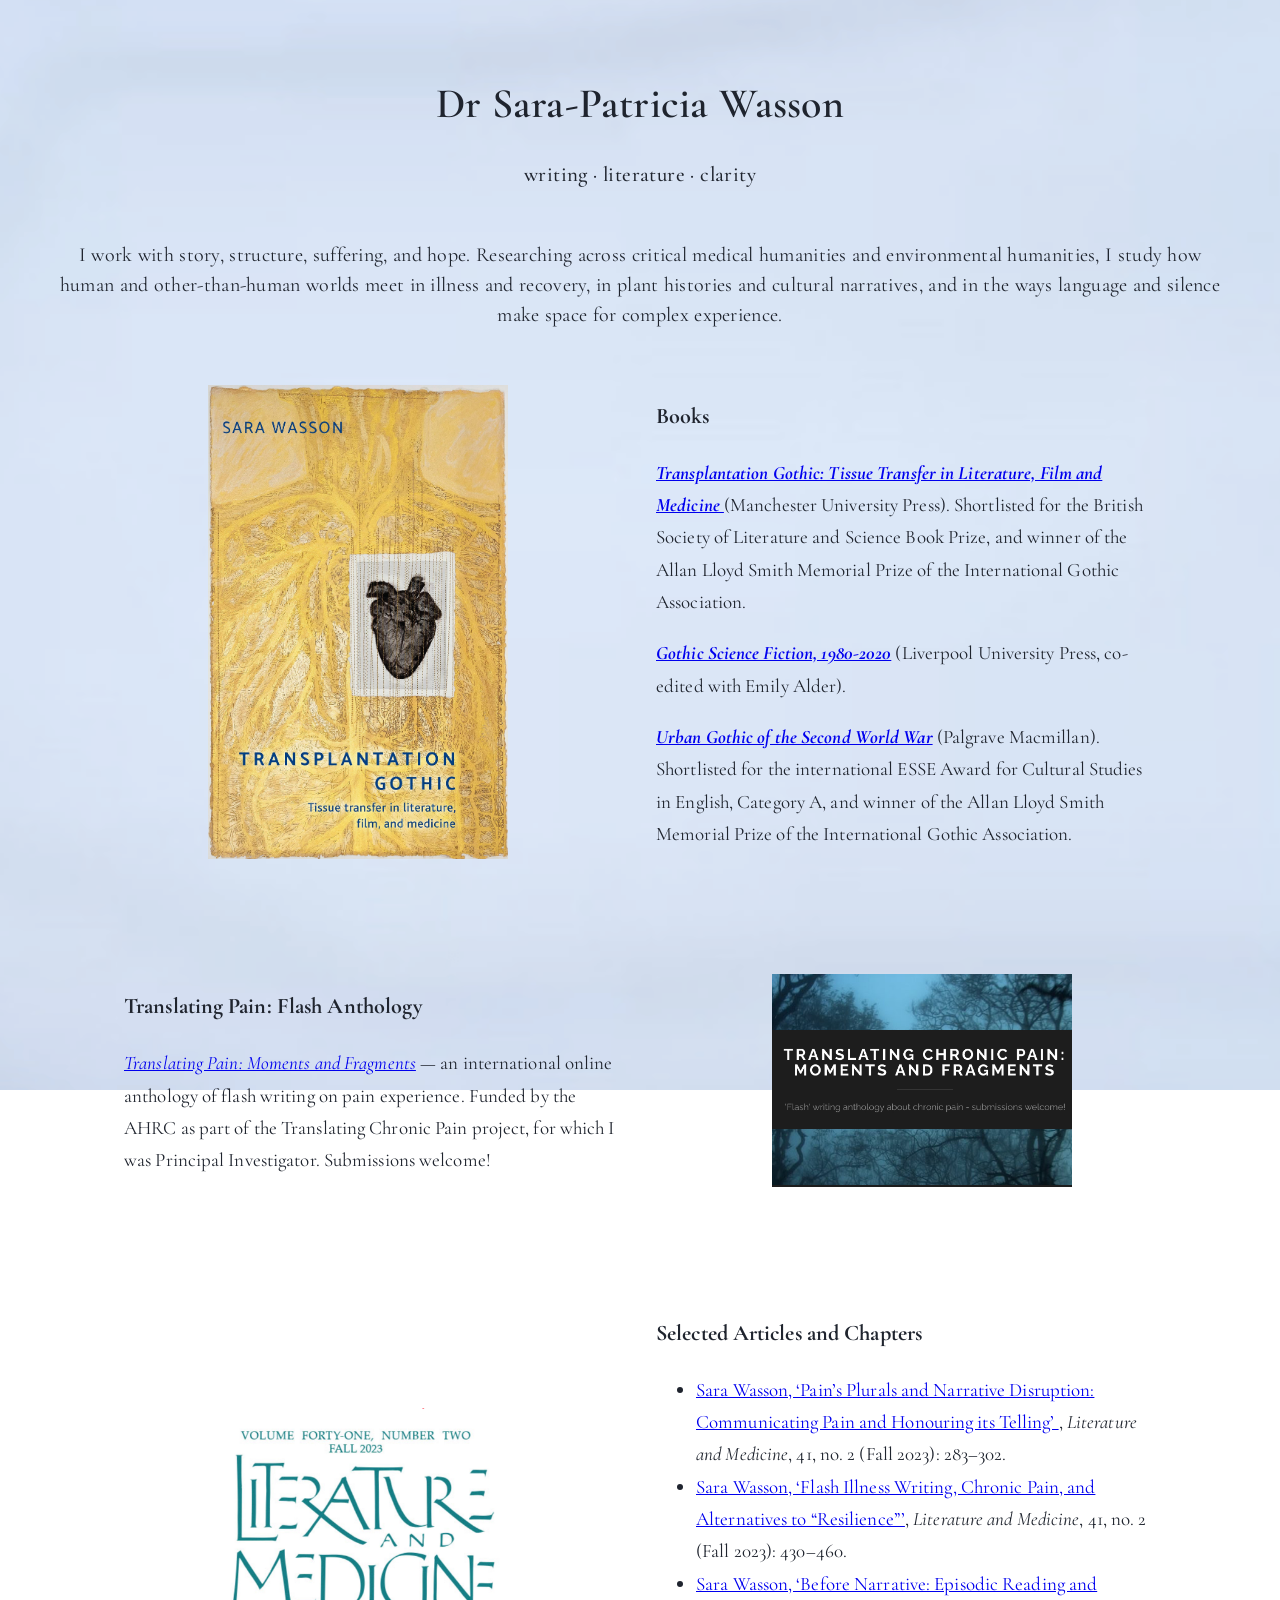
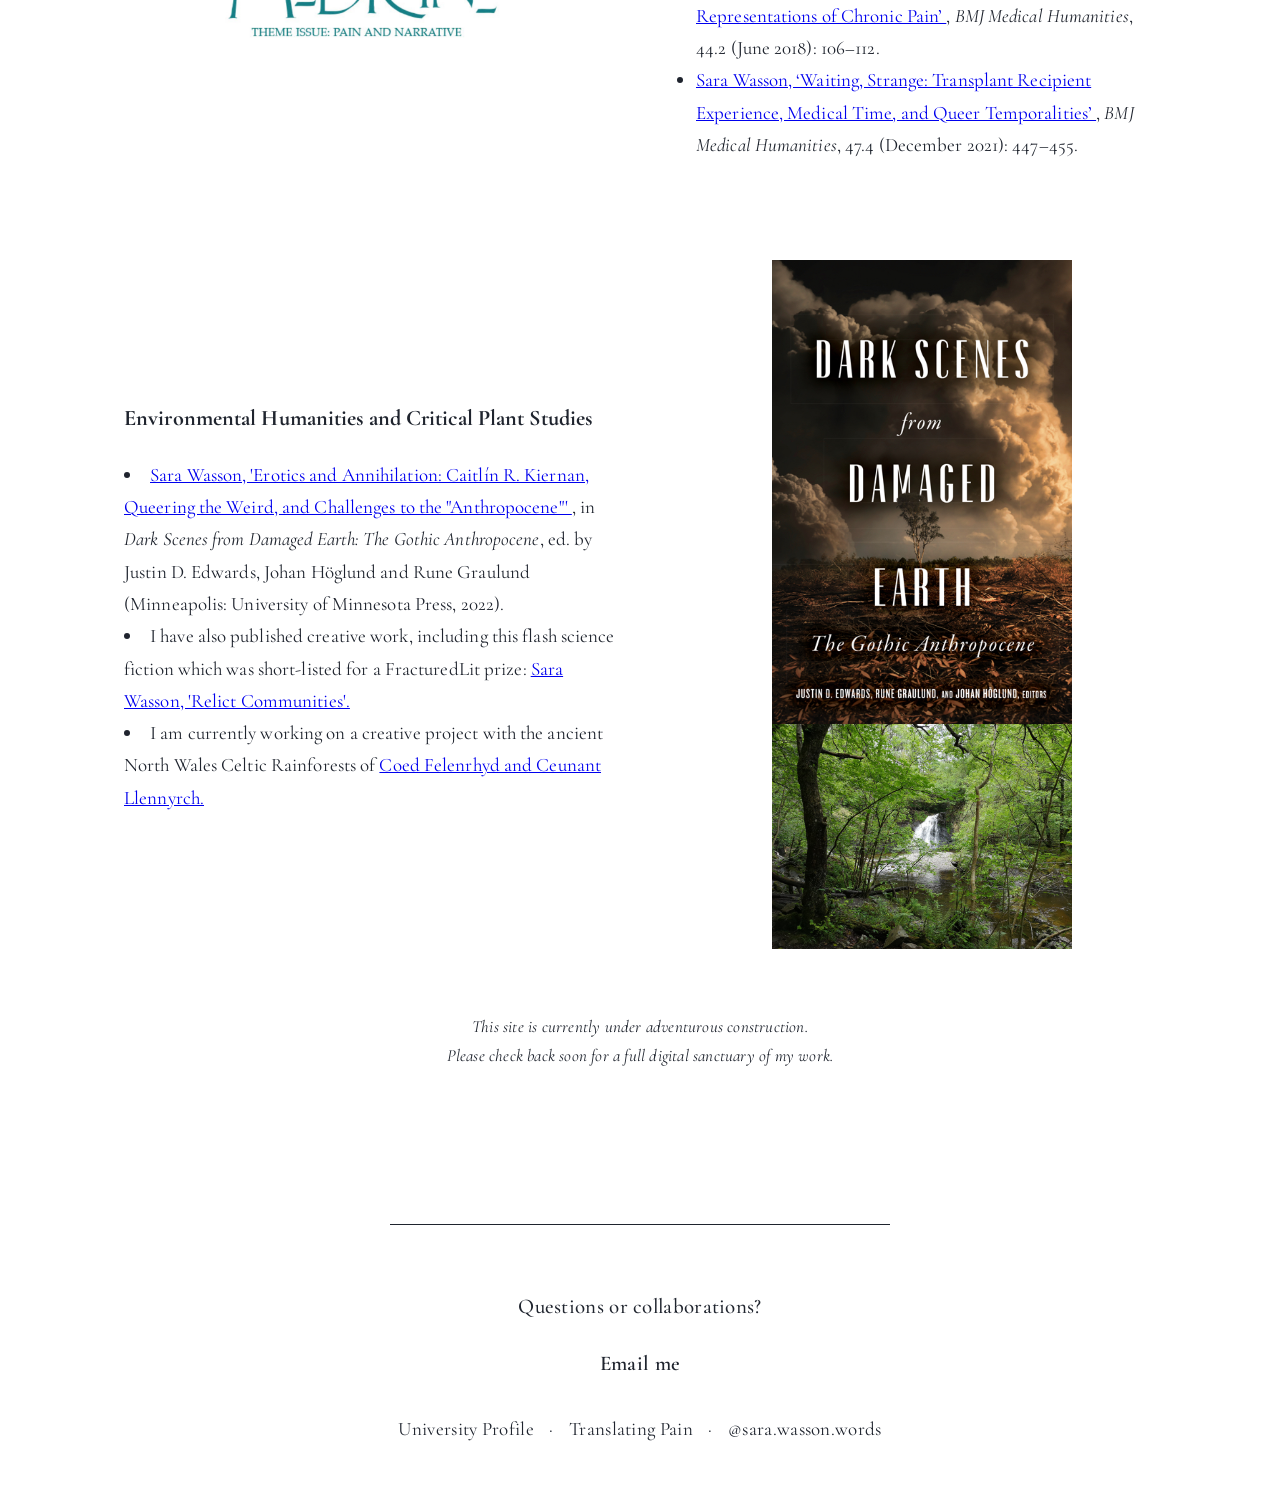
<file: index.html>
<!DOCTYPE html>
<html lang="en">
<head>
  <meta charset="UTF-8" />
  <meta name="viewport" content="width=device-width, initial-scale=1.0" />
  <title>Dr Sara-Patricia Wasson</title>
  <link rel="stylesheet" href="style.css" />
  <link rel="preconnect" href="https://fonts.googleapis.com">
  <link rel="preconnect" href="https://fonts.gstatic.com" crossorigin>
  <link href="https://fonts.googleapis.com/css2?family=Cormorant+Garamond:wght@300;400;500;600&display=swap" rel="stylesheet">
</head>

<body>
  <header>
    <h1>Dr Sara-Patricia Wasson</h1>
    <h2>writing · literature · clarity</h2>
  </header>

  <main>
    <section class="intro">
      <p>I work with story, structure, suffering, and hope. Researching across critical medical humanities and environmental humanities, I study how human and other-than-human worlds meet in illness and recovery, in plant histories and cultural narratives, and in the ways language and silence make space for complex experience.</p>
    </section>

    <!-- Block 1: Books -->
    <section class="content-block">
      <div class="image"><img src="books.jpg" alt="Transplantation Gothic cover"></div>
      <div class="text">
        <h3>Books</h3>
        <p>
          <strong><em><a href="https://manchesteruniversitypress.co.uk/9781526132864/">Transplantation Gothic: Tissue Transfer in Literature, Film and Medicine </a></em></strong> (Manchester University Press). Shortlisted for the British Society of Literature and Science Book Prize, and winner of the Allan Lloyd Smith Memorial Prize of the International Gothic Association.  
          <p>
          <strong><em><a href="https://amzn.eu/d/3a1Q25Y">Gothic Science Fiction, 1980-2020</a></em></strong> (Liverpool University Press, co-edited with Emily Alder).  
          <p>
          <strong><em> <a href="https://amzn.eu/d/dezen4T"> Urban Gothic of the Second World War</em></strong></a> (Palgrave Macmillan). Shortlisted for the international ESSE Award for Cultural Studies in English, Category A, and winner of the Allan Lloyd Smith Memorial Prize of the International Gothic Association.  
        </p>
      </div>
    </section>

    <!-- Block 2: Translating Pain -->
    <section class="content-block">
      <div class="text">
        <h3>Translating Pain: Flash Anthology</h3>
        <p>
          <a href="http://wp.lancs.ac.uk/translatingpain/anthology/" target="_blank"><em>Translating Pain: Moments and Fragments</em></a> — an international online anthology of flash writing on pain experience. Funded by the AHRC as part of the Translating Chronic Pain project, for which I was Principal Investigator. Submissions welcome!
        </p>
      </div>
      <div class="image"><img src="anthology.jpg" alt="Translating Pain anthology"></div>
    </section>

    <!-- Block 3: Selected Articles and Chapters -->
    <section class="content-block">
      <div class="image"><img src="journal.jpg" alt="Literature and Medicine journal"></div>
      <div class="text">
        <h3>Selected Articles and Chapters</h3>

<ul>
  <li>
    <a href="https://doi.org/10.1353/lm.2023.a921562" target="_blank">
      Sara Wasson, ‘Pain’s Plurals and Narrative Disruption: Communicating Pain and Honouring its Telling’ </a>, <em>Literature and Medicine</em>, 41, no. 2 (Fall 2023): 283–302.
  </li>

  <li>
    <a href="https://doi.org/10.1353/lm.2023.a921571" target="_blank">Sara Wasson, ‘Flash Illness Writing, Chronic Pain, and Alternatives to “Resilience”’</a>, <em>Literature and Medicine</em>, 41, no. 2 (Fall 2023): 430–460.
  </li>

  <li>
    <a href="https://mh.bmj.com/content/44/2/106" target="_blank">
      Sara Wasson, ‘Before Narrative: Episodic Reading and Representations of Chronic Pain’
    </a>, <em>BMJ Medical Humanities</em>, 44.2 (June 2018): 106–112.
  </li>

  <li>
    <a href="https://mh.bmj.com/content/47/4/447.info" target="_blank">
      Sara Wasson, ‘Waiting, Strange: Transplant Recipient Experience, Medical Time, and Queer Temporalities’
    </a>, <em>BMJ Medical Humanities</em>, 47.4 (December 2021): 447–455.
  </li>
</ul>
      </div>
    </section>

        <!-- Block 4: Environmental Humanities and Critical Plant Studies -->
    <section class="content-block">
      <div class="text">
        <h3>Environmental Humanities and Critical Plant Studies</h3>
        <p>
       <li>
    <a href="https://manifold.umn.edu/read/dark-scenes-from-damaged-earth/section/d7d69a55-9e9e-4dc2-92c6-7b71e1f78a43#ch15" target="_blank">
      Sara Wasson, 'Erotics and Annihilation: Caitlín R. Kiernan, Queering the Weird, and Challenges to the "Anthropocene"'
    </a>, in <em>Dark Scenes from Damaged Earth: The Gothic Anthropocene</em>, ed. by Justin D. Edwards, Johan Höglund and Rune Graulund (Minneapolis: University of Minnesota Press, 2022).
  </li>
     <li>I have also published creative work, including this flash science fiction which was short-listed for a FracturedLit prize: <a href="https://fracturedlit.com/relict-communities/">Sara Wasson, 'Relict Communities'.</a></li>
<li>I am currently working on a creative project with the ancient North Wales Celtic Rainforests of <a href="https://www.instagram.com/reel/CkzJE1JqkxK/?igsh=NTZjN2tuZTRjdHRz">Coed Felenrhyd and Ceunant Llennyrch.</a></li>
</ul>
        </p>
      </div>
      <div class="image"><img src="DarkScenes.jpg" alt="Book cover of Dark Scenes from Damaged Earth: The Gothic Anthropocene"><img src="CeunantLlennyrch.jpg" alt=Green forest around a rocky waterfall">
</div>
    </section>



    <!-- Coming Soon -->
    <section class="coming-soon">
      <p>This site is currently under adventurous construction. <br>Please check back soon for a full digital sanctuary of my work.</p>
    </section>
  </main>

<footer>
  <hr class="footer-divider">

<div class="email-callout">

  <p>Questions or collaborations?</p>
  <p><a href="#" id="email-link">Email me</a></p>
</div>
  </p>

  <p class="footer-links">
    <a href="https://www.lancaster.ac.uk/arts/people/sara-wasson" target="_blank">University Profile</a> ·
    <a href="http://wp.lancs.ac.uk/translatingpain/anthology/" target="_blank">Translating Pain</a> ·
    <a href="https://www.instagram.com/sara.wasson.words/" target="_blank">@sara.wasson.words</a>
  </p>
</footer>

<script>
  document.getElementById('email-link').addEventListener('click', function() {
    const user = 'sarawasson';
    const domain = 'outlook.com';
    window.location.href = 'mailto:' + user + '@' + domain;
  });
</script>

</body>
</html>
</file>
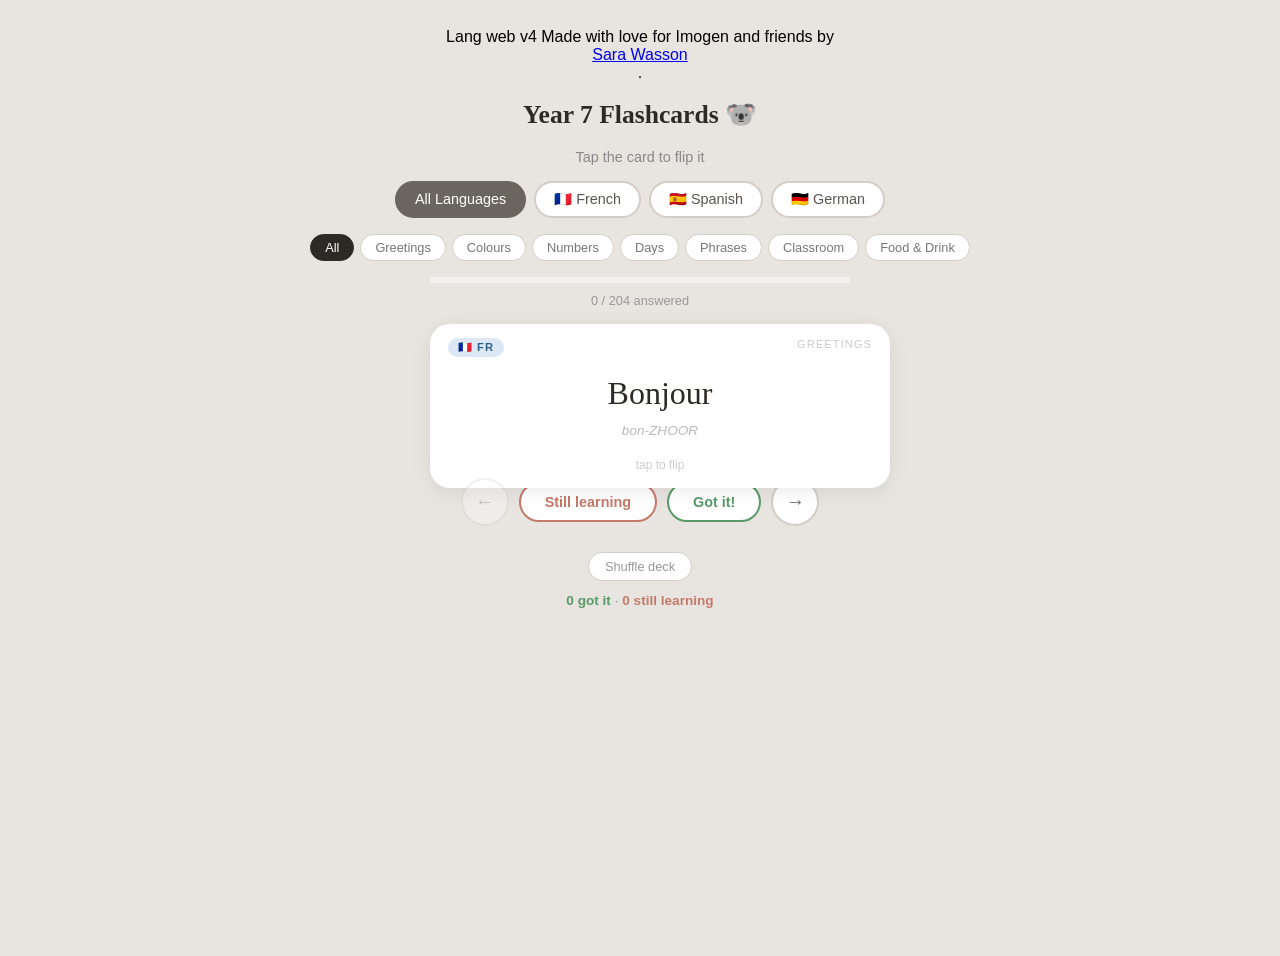
<file: languages.html>
Lang web v4
Made with love for Imogen and friends by <A HREF="https://www.sarawasson.com">Sara Wasson</a>.


<!DOCTYPE html>

<html lang="en">
<head>
<meta charset="UTF-8">
<meta name="viewport" content="width=device-width, initial-scale=1.0">
<title>Year 7 Language Flashcards</title>
<style>
  @import url('https://fonts.googleapis.com/css2?family=DM+Sans:wght@400;500;700&family=DM+Serif+Display&display=swap');

- { margin: 0; padding: 0; box-sizing: border-box; }

body {
font-family: ‘DM Sans’, sans-serif;
min-height: 100vh;
display: flex;
flex-direction: column;
align-items: center;
transition: background 0.4s;
padding: 20px;
}

body.lang-fr { background: #dce8f5; }
body.lang-es { background: #f5edce; }
body.lang-de { background: #f5ddd8; }
body.lang-all { background: #e8e4e0; }

h1 {
font-family: ‘DM Serif Display’, serif;
font-size: 1.6rem;
margin-bottom: 4px;
color: #2d2a26;
text-align: center;
}

.subtitle { color: #888; font-size: 0.9rem; margin-bottom: 16px; text-align: center; }

/* Controls */
.controls {
display: flex;
gap: 8px;
margin-bottom: 16px;
flex-wrap: wrap;
justify-content: center;
}

.btn {
padding: 8px 18px;
border: 2px solid #d4cdc7;
border-radius: 24px;
background: white;
cursor: pointer;
font-family: ‘DM Sans’, sans-serif;
font-weight: 500;
font-size: 0.9rem;
transition: all 0.2s;
color: #5a5550;
}
.btn:hover { border-color: #999; }
.btn.active-fr { background: #2c5f8a; color: white; border-color: #2c5f8a; }
.btn.active-es { background: #b84c3c; color: white; border-color: #b84c3c; }
.btn.active-de { background: #c49a2a; color: white; border-color: #c49a2a; }
.btn.active-all { background: #6b6560; color: white; border-color: #6b6560; }

.category-controls {
display: flex;
gap: 6px;
margin-bottom: 16px;
flex-wrap: wrap;
justify-content: center;
}

.cat-btn {
padding: 5px 14px;
border: 1.5px solid #d4cdc7;
border-radius: 16px;
background: white;
cursor: pointer;
font-family: ‘DM Sans’, sans-serif;
font-size: 0.8rem;
color: #777;
transition: all 0.2s;
}
.cat-btn:hover { border-color: #999; }
.cat-btn.active { background: #2d2a26; color: white; border-color: #2d2a26; }

/* Progress */
.progress-bar {
width: 100%;
max-width: 420px;
height: 6px;
background: rgba(255,255,255,0.5);
border-radius: 3px;
margin-bottom: 10px;
overflow: hidden;
}
.progress-fill {
height: 100%;
border-radius: 3px;
transition: width 0.3s;
background: #2d2a26;
}

.progress-text {
font-size: 0.8rem;
color: #999;
margin-bottom: 16px;
text-align: center;
}

/* Card */
.card-container {
perspective: 1000px;
width: 100%;
max-width: 420px;
height: 140px;
margin-bottom: 14px;
cursor: pointer;
}

.card-inner {
position: relative;
width: 100%;
height: 100%;
transition: transform 0.5s;
transform-style: preserve-3d;
}

.card-inner.flipped { transform: rotateY(180deg); }

.card-front, .card-back {
position: absolute;
width: 100%;
height: 100%;
backface-visibility: hidden;
border-radius: 20px;
display: flex;
flex-direction: column;
align-items: center;
justify-content: center;
padding: 12px 20px;
box-shadow: 0 4px 20px rgba(0,0,0,0.08);
}

.card-front {
background: white;
}

.card-back {
background: #fafafa;
transform: rotateY(180deg);
}

.card-lang-label {
position: absolute;
top: 14px;
left: 18px;
font-size: 0.7rem;
font-weight: 700;
text-transform: uppercase;
letter-spacing: 1px;
padding: 3px 10px;
border-radius: 10px;
}

.label-fr { background: #dce8f5; color: #2c5f8a; }
.label-es { background: #f5edce; color: #b84c3c; }
.label-de { background: #f5ddd8; color: #8a3a2e; }

.card-category {
position: absolute;
top: 14px;
right: 18px;
font-size: 0.7rem;
color: #ccc;
text-transform: uppercase;
letter-spacing: 1px;
}

.card-word {
font-family: ‘DM Serif Display’, serif;
font-size: 2rem;
text-align: center;
color: #2d2a26;
line-height: 1.3;
}

.card-pronunciation {
font-size: 0.85rem;
color: #bbb;
font-style: italic;
margin-top: 8px;
text-align: center;
}

.card-hint {
position: absolute;
bottom: 16px;
font-size: 0.75rem;
color: #ccc;
}

/* Navigation */
.nav-row {
display: flex;
gap: 10px;
align-items: center;
margin-bottom: 16px;
}

.nav-btn {
width: 48px;
height: 48px;
border-radius: 50%;
border: 2px solid #d4cdc7;
background: white;
cursor: pointer;
font-size: 1.2rem;
display: flex;
align-items: center;
justify-content: center;
transition: all 0.2s;
color: #666;
}
.nav-btn:hover { border-color: #999; background: #f5f5f5; }
.nav-btn:disabled { opacity: 0.3; cursor: default; }

.know-btns {
display: flex;
gap: 10px;
justify-content: center;
}

.know-btn {
padding: 10px 24px;
border-radius: 24px;
border: 2px solid;
font-family: ‘DM Sans’, sans-serif;
font-weight: 600;
font-size: 0.9rem;
cursor: pointer;
transition: all 0.2s;
}

.know-btn.yes {
border-color: #5a9a6a;
color: #5a9a6a;
background: white;
}
.know-btn.yes:hover { background: #5a9a6a; color: white; }

.know-btn.no {
border-color: #c47a6a;
color: #c47a6a;
background: white;
}
.know-btn.no:hover { background: #c47a6a; color: white; }

.shuffle-btn {
margin-top: 10px;
padding: 6px 16px;
border: 1.5px solid #d4cdc7;
border-radius: 16px;
background: white;
cursor: pointer;
font-family: ‘DM Sans’, sans-serif;
font-size: 0.8rem;
color: #999;
transition: all 0.2s;
}
.shuffle-btn:hover { border-color: #999; }

.score-summary {
text-align: center;
margin-top: 12px;
font-size: 0.85rem;
color: #999;
}

.score-summary span { font-weight: 700; }
.score-green { color: #5a9a6a; }
.score-red { color: #c47a6a; }

.done-msg {
text-align: center;
padding: 40px;
}
.done-msg h2 {
font-family: ‘DM Serif Display’, serif;
font-size: 1.5rem;
margin-bottom: 8px;
color: #2d2a26;
}
.done-msg p { color: #888; margin-bottom: 16px; }

@media (max-width: 480px) {
.card-word { font-size: 1.5rem; }
.card-container { height: 130px; }
}
</style>

</head>
<body class="lang-all">

<h1>Year 7 Flashcards 🐨</h1>
<p class="subtitle">Tap the card to flip it</p>

<div class="controls" id="langControls"></div>
<div class="category-controls" id="catControls"></div>

<div class="progress-bar"><div class="progress-fill" id="progressFill"></div></div>
<div class="progress-text" id="progressText">0 / 0</div>

<div class="card-container" id="cardContainer" onclick="flipCard()">
  <div class="card-inner" id="cardInner">
    <div class="card-front">
      <div class="card-lang-label" id="frontLabel"></div>
      <div class="card-category" id="frontCat"></div>
      <div class="card-word" id="frontWord"></div>
      <div class="card-pronunciation" id="frontPron"></div>
      <div class="card-hint">tap to flip</div>
    </div>
    <div class="card-back">
      <div class="card-lang-label" id="backLabel"></div>
      <div class="card-category" id="backCat"></div>
      <div class="card-word" id="backWord"></div>
      <div class="card-hint">tap to flip back</div>
    </div>
  </div>
</div>

<div class="nav-row">
  <button class="nav-btn" onclick="prevCard()" id="prevBtn">&larr;</button>
  <div class="know-btns">
    <button class="know-btn no" onclick="markCard(false)">Still learning</button>
    <button class="know-btn yes" onclick="markCard(true)">Got it!</button>
  </div>
  <button class="nav-btn" onclick="nextCard()" id="nextBtn">&rarr;</button>
</div>

<button class="shuffle-btn" onclick="shuffleDeck()">Shuffle deck</button>

<div class="score-summary" id="scoreSummary"></div>

<div class="done-msg" id="doneMsg" style="display:none">
  <h2>Deck complete! 🎉</h2>
  <p id="doneText"></p>
  <button class="btn" onclick="resetDeck()">Go again</button>
  <button class="btn" onclick="reviewMissed()" id="reviewBtn" style="margin-left:8px">Review missed cards</button>
</div>

<script>
const allCards = [
  // FRENCH - Greetings
  {lang:'fr', cat:'Greetings', foreign:'Bonjour', english:'Hello', pron:'bon-ZHOOR'},
  {lang:'fr', cat:'Greetings', foreign:'Au revoir', english:'Goodbye', pron:'oh ruh-VWAHR'},
  {lang:'fr', cat:'Greetings', foreign:"S'il vous plaît", english:'Please', pron:'seel voo PLEH'},
  {lang:'fr', cat:'Greetings', foreign:'Merci', english:'Thank you', pron:'mair-SEE'},
  {lang:'fr', cat:'Greetings', foreign:'Oui / Non', english:'Yes / No', pron:'wee / non'},
  {lang:'fr', cat:'Greetings', foreign:'Excusez-moi', english:'Excuse me', pron:'ex-koo-ZAY mwah'},
  {lang:'fr', cat:'Greetings', foreign:'Comment ça va ?', english:'How are you?', pron:'koh-MON sah vah'},
  {lang:'fr', cat:'Greetings', foreign:'Ça va bien', english:"I'm fine", pron:'sah vah bee-EN'},
  {lang:'fr', cat:'Greetings', foreign:'Je m\'appelle...', english:'My name is...', pron:'zhuh mah-PEL'},
  {lang:'fr', cat:'Greetings', foreign:'Bonsoir', english:'Good evening', pron:'bon-SWAHR'},
  // FRENCH - Colours
  {lang:'fr', cat:'Colours', foreign:'rouge', english:'red', pron:'roozh'},
  {lang:'fr', cat:'Colours', foreign:'bleu(e)', english:'blue', pron:'bluh'},
  {lang:'fr', cat:'Colours', foreign:'vert(e)', english:'green', pron:'vair(t)'},
  {lang:'fr', cat:'Colours', foreign:'jaune', english:'yellow', pron:'zhohn'},
  {lang:'fr', cat:'Colours', foreign:'orange', english:'orange', pron:'oh-RONZH'},
  {lang:'fr', cat:'Colours', foreign:'violet(te)', english:'purple', pron:'vee-oh-LEH(t)'},
  {lang:'fr', cat:'Colours', foreign:'rose', english:'pink', pron:'rohz'},
  {lang:'fr', cat:'Colours', foreign:'noir(e)', english:'black', pron:'nwahr'},
  {lang:'fr', cat:'Colours', foreign:'blanc(he)', english:'white', pron:'blon(sh)'},
  {lang:'fr', cat:'Colours', foreign:'marron', english:'brown', pron:'mah-RON'},
  {lang:'fr', cat:'Colours', foreign:'gris(e)', english:'grey', pron:'gree(z)'},
  // FRENCH - Numbers
  {lang:'fr', cat:'Numbers', foreign:'un', english:'1', pron:'uhn'},
  {lang:'fr', cat:'Numbers', foreign:'deux', english:'2', pron:'duh'},
  {lang:'fr', cat:'Numbers', foreign:'trois', english:'3', pron:'trwah'},
  {lang:'fr', cat:'Numbers', foreign:'quatre', english:'4', pron:'katr'},
  {lang:'fr', cat:'Numbers', foreign:'cinq', english:'5', pron:'sank'},
  {lang:'fr', cat:'Numbers', foreign:'six', english:'6', pron:'sees'},
  {lang:'fr', cat:'Numbers', foreign:'sept', english:'7', pron:'set'},
  {lang:'fr', cat:'Numbers', foreign:'huit', english:'8', pron:'weet'},
  {lang:'fr', cat:'Numbers', foreign:'neuf', english:'9', pron:'nuf'},
  {lang:'fr', cat:'Numbers', foreign:'dix', english:'10', pron:'dees'},
  // FRENCH - Days
  {lang:'fr', cat:'Days', foreign:'lundi', english:'Monday', pron:'luhn-DEE'},
  {lang:'fr', cat:'Days', foreign:'mardi', english:'Tuesday', pron:'mar-DEE'},
  {lang:'fr', cat:'Days', foreign:'mercredi', english:'Wednesday', pron:'mair-kruh-DEE'},
  {lang:'fr', cat:'Days', foreign:'jeudi', english:'Thursday', pron:'zhuh-DEE'},
  {lang:'fr', cat:'Days', foreign:'vendredi', english:'Friday', pron:'von-druh-DEE'},
  {lang:'fr', cat:'Days', foreign:'samedi', english:'Saturday', pron:'sam-DEE'},
  {lang:'fr', cat:'Days', foreign:'dimanche', english:'Sunday', pron:'dee-MONSH'},
  // FRENCH - Phrases
  {lang:'fr', cat:'Phrases', foreign:"J'adore les koalas", english:'I love koalas', pron:'zhah-DOR lay koh-ah-lah'},
  {lang:'fr', cat:'Phrases', foreign:'Je voudrais un biscuit au chocolat', english:'I would like a chocolate biscuit', pron:'zhuh voo-DREH uhn biss-KWEE oh shoh-koh-LAH'},
  {lang:'fr', cat:'Phrases', foreign:'des pâtes au fromage', english:'Pasta with cheese', pron:'day PAHT oh froh-MAHZH'},
  {lang:'fr', cat:'Phrases', foreign:"J'aime tricoter", english:'I enjoy knitting', pron:'zhem tree-koh-TAY'},
  {lang:'fr', cat:'Phrases', foreign:'Je suis ami(e) avec...', english:'I am friends with...', pron:'zhuh swee zah-MEE ah-VEK'},
  {lang:'fr', cat:'Phrases', foreign:"J'aime lire", english:'I enjoy reading', pron:'zhem LEER'},
  {lang:'fr', cat:'Phrases', foreign:"J'aime le film...", english:'I like the film...', pron:'zhem luh FILM'},
  {lang:'fr', cat:'Phrases', foreign:"J'aime manger des kiwis", english:'I like to eat kiwis', pron:'zhem mon-ZHAY day KEE-wee'},
  {lang:'fr', cat:'Phrases', foreign:'Mon animal préféré est le panda', english:'My favourite animal is a panda', pron:'mon ah-nee-MAL pray-fay-RAY eh luh pon-DAH'},
  {lang:'fr', cat:'Phrases', foreign:'un orphelin victorien angoissé', english:'Anguished Victorian orphan', pron:'uhn or-fuh-LAN vik-tor-ee-EN on-gwah-SAY'},
  // FRENCH - Classroom
  {lang:'fr', cat:'Classroom', foreign:'Pouvez-vous répéter ?', english:'Can you repeat that?', pron:'poo-vay VOO ray-pay-TAY'},
  {lang:'fr', cat:'Classroom', foreign:'Je ne comprends pas', english:"I don't understand", pron:'zhuh nuh kom-PRON pah'},
  {lang:'fr', cat:'Classroom', foreign:'Comment dit-on... ?', english:'How do you say...?', pron:'koh-MON dee-TON'},
  {lang:'fr', cat:'Classroom', foreign:'Je peux aller aux toilettes ?', english:'Can I go to the toilet?', pron:'zhuh puh ah-LAY oh twah-LET'},
  {lang:'fr', cat:'Classroom', foreign:"J'ai une question", english:'I have a question', pron:'zhay oon kess-tee-ON'},
  {lang:'fr', cat:'Classroom', foreign:'Pouvez-vous m\'aider ?', english:'Can you help me?', pron:'poo-vay VOO meh-DAY'},
  {lang:'fr', cat:'Classroom', foreign:'On est à quelle page ?', english:'What page are we on?', pron:'on eh ah kel PAHZH'},
  {lang:'fr', cat:'Classroom', foreign:"J'ai oublié mes devoirs", english:'I forgot my homework', pron:'zhay oo-blee-AY may duh-VWAHR'},
  {lang:'fr', cat:'Classroom', foreign:'Je peux emprunter un stylo ?', english:'Can I borrow a pen?', pron:'zhuh puh om-prun-TAY uhn stee-LOH'},
  {lang:'fr', cat:'Classroom', foreign:'Désolé(e), je suis en retard', english:"I'm sorry I'm late", pron:'day-zoh-LAY zhuh swee on ruh-TAR'},
  // FRENCH - Food & Drink
  {lang:'fr', cat:'Food & Drink', foreign:'Je voudrais un morceau de gâteau', english:'I would like a piece of cake', pron:'zhuh voo-DREH uhn mor-SOH duh gah-TOH'},
  {lang:'fr', cat:'Food & Drink', foreign:'Un verre d\'eau, s\'il vous plaît', english:'A glass of water please', pron:'uhn vair DOH seel voo PLEH'},
  {lang:'fr', cat:'Food & Drink', foreign:"J'ai faim", english:'I am hungry', pron:'zhay FAN'},
  {lang:'fr', cat:'Food & Drink', foreign:"J'ai soif", english:'I am thirsty', pron:'zhay SWAHF'},
  {lang:'fr', cat:'Food & Drink', foreign:"L'addition, s'il vous plaît", english:'The bill please', pron:'lah-dee-see-ON seel voo PLEH'},
  {lang:'fr', cat:'Food & Drink', foreign:'Un café au lait, s\'il vous plaît', english:'A coffee with milk please', pron:'uhn kah-FAY oh LEH seel voo PLEH'},
  {lang:'fr', cat:'Food & Drink', foreign:'Je voudrais une glace', english:'I would like an ice cream', pron:'zhuh voo-DREH oon GLASS'},
  {lang:'fr', cat:'Food & Drink', foreign:"C'était délicieux", english:'That was delicious', pron:'set-AY day-lee-see-UH'},
  {lang:'fr', cat:'Food & Drink', foreign:'Un sandwich, s\'il vous plaît', english:'A sandwich please', pron:'uhn sond-WEESH seel voo PLEH'},
  {lang:'fr', cat:'Food & Drink', foreign:'Est-ce que vous avez du gâteau ?', english:'Do you have any cake?', pron:'ess kuh voo zah-VAY doo gah-TOH'},

  // SPANISH - Greetings
  {lang:'es', cat:'Greetings', foreign:'Hola', english:'Hello', pron:'OH-lah'},
  {lang:'es', cat:'Greetings', foreign:'Adiós', english:'Goodbye', pron:'ah-dee-OSS'},
  {lang:'es', cat:'Greetings', foreign:'Por favor', english:'Please', pron:'por fah-VOR'},
  {lang:'es', cat:'Greetings', foreign:'Gracias', english:'Thank you', pron:'GRAH-thee-ass'},
  {lang:'es', cat:'Greetings', foreign:'Sí / No', english:'Yes / No', pron:'see / noh'},
  {lang:'es', cat:'Greetings', foreign:'Perdón', english:'Excuse me', pron:'pair-DON'},
  {lang:'es', cat:'Greetings', foreign:'¿Cómo estás?', english:'How are you?', pron:'KOH-moh ess-TASS'},
  {lang:'es', cat:'Greetings', foreign:'Estoy bien', english:"I'm fine", pron:'ess-TOY bee-EN'},
  {lang:'es', cat:'Greetings', foreign:'Me llamo...', english:'My name is...', pron:'meh YAH-moh'},
  {lang:'es', cat:'Greetings', foreign:'Buenas noches', english:'Good evening', pron:'BWEH-nass NOH-chess'},
  // SPANISH - Colours
  {lang:'es', cat:'Colours', foreign:'rojo/a', english:'red', pron:'ROH-hoh'},
  {lang:'es', cat:'Colours', foreign:'azul', english:'blue', pron:'ah-THOOL'},
  {lang:'es', cat:'Colours', foreign:'verde', english:'green', pron:'VAIR-deh'},
  {lang:'es', cat:'Colours', foreign:'amarillo/a', english:'yellow', pron:'ah-mah-REE-yoh'},
  {lang:'es', cat:'Colours', foreign:'naranja', english:'orange', pron:'nah-RAN-hah'},
  {lang:'es', cat:'Colours', foreign:'morado/a', english:'purple', pron:'moh-RAH-doh'},
  {lang:'es', cat:'Colours', foreign:'rosa', english:'pink', pron:'ROH-sah'},
  {lang:'es', cat:'Colours', foreign:'negro/a', english:'black', pron:'NEH-groh'},
  {lang:'es', cat:'Colours', foreign:'blanco/a', english:'white', pron:'BLAN-koh'},
  {lang:'es', cat:'Colours', foreign:'marrón', english:'brown', pron:'mah-RRON'},
  {lang:'es', cat:'Colours', foreign:'gris', english:'grey', pron:'grees'},
  // SPANISH - Numbers
  {lang:'es', cat:'Numbers', foreign:'uno', english:'1', pron:'OO-noh'},
  {lang:'es', cat:'Numbers', foreign:'dos', english:'2', pron:'doss'},
  {lang:'es', cat:'Numbers', foreign:'tres', english:'3', pron:'tress'},
  {lang:'es', cat:'Numbers', foreign:'cuatro', english:'4', pron:'KWAH-troh'},
  {lang:'es', cat:'Numbers', foreign:'cinco', english:'5', pron:'THIN-koh'},
  {lang:'es', cat:'Numbers', foreign:'seis', english:'6', pron:'sayss'},
  {lang:'es', cat:'Numbers', foreign:'siete', english:'7', pron:'see-EH-teh'},
  {lang:'es', cat:'Numbers', foreign:'ocho', english:'8', pron:'OH-choh'},
  {lang:'es', cat:'Numbers', foreign:'nueve', english:'9', pron:'NWEH-veh'},
  {lang:'es', cat:'Numbers', foreign:'diez', english:'10', pron:'dee-ETH'},
  // SPANISH - Days
  {lang:'es', cat:'Days', foreign:'lunes', english:'Monday', pron:'LOO-ness'},
  {lang:'es', cat:'Days', foreign:'martes', english:'Tuesday', pron:'MAR-tess'},
  {lang:'es', cat:'Days', foreign:'miércoles', english:'Wednesday', pron:'mee-AIR-koh-less'},
  {lang:'es', cat:'Days', foreign:'jueves', english:'Thursday', pron:'HWEH-vess'},
  {lang:'es', cat:'Days', foreign:'viernes', english:'Friday', pron:'vee-AIR-ness'},
  {lang:'es', cat:'Days', foreign:'sábado', english:'Saturday', pron:'SAH-bah-doh'},
  {lang:'es', cat:'Days', foreign:'domingo', english:'Sunday', pron:'doh-MEEN-goh'},
  // SPANISH - Phrases
  {lang:'es', cat:'Phrases', foreign:'Me encantan los koalas', english:'I love koalas', pron:'meh en-KAN-tan loss koh-AH-lass'},
  {lang:'es', cat:'Phrases', foreign:'Me gustaría una galleta de chocolate', english:'I would like a chocolate biscuit', pron:'meh goo-stah-REE-ah OO-nah gah-YEH-tah deh choh-koh-LAH-teh'},
  {lang:'es', cat:'Phrases', foreign:'pasta con queso', english:'Pasta with cheese', pron:'PAH-stah kon KEH-soh'},
  {lang:'es', cat:'Phrases', foreign:'Me gusta tejer', english:'I enjoy knitting', pron:'meh GOO-stah teh-HAIR'},
  {lang:'es', cat:'Phrases', foreign:'Soy amigo/a de...', english:'I am friends with...', pron:'soy ah-MEE-goh/ah deh'},
  {lang:'es', cat:'Phrases', foreign:'Me gusta leer', english:'I enjoy reading', pron:'meh GOO-stah leh-AIR'},
  {lang:'es', cat:'Phrases', foreign:'Me gusta la película...', english:'I like the film...', pron:'meh GOO-stah lah peh-LEE-koo-lah'},
  {lang:'es', cat:'Phrases', foreign:'Me gusta comer kiwis', english:'I like to eat kiwis', pron:'meh GOO-stah koh-MAIR KEE-weess'},
  {lang:'es', cat:'Phrases', foreign:'Mi animal favorito es el panda', english:'My favourite animal is a panda', pron:'mee ah-nee-MAL fah-vor-EE-toh ess el PAN-dah'},
  {lang:'es', cat:'Phrases', foreign:'un huérfano victoriano angustiado', english:'Anguished Victorian orphan', pron:'oon WAIR-fah-noh vik-tor-ee-AH-noh an-goo-stee-AH-doh'},
  // SPANISH - Classroom
  {lang:'es', cat:'Classroom', foreign:'¿Puede repetir, por favor?', english:'Can you repeat that?', pron:'PWEH-deh reh-peh-TEER por fah-VOR'},
  {lang:'es', cat:'Classroom', foreign:'No entiendo', english:"I don't understand", pron:'noh en-tee-EN-doh'},
  {lang:'es', cat:'Classroom', foreign:'¿Cómo se dice...?', english:'How do you say...?', pron:'KOH-moh seh DEE-theh'},
  {lang:'es', cat:'Classroom', foreign:'¿Puedo ir al baño?', english:'Can I go to the toilet?', pron:'PWEH-doh eer al BAN-yoh'},
  {lang:'es', cat:'Classroom', foreign:'Tengo una pregunta', english:'I have a question', pron:'TEN-goh OO-nah preh-GOON-tah'},
  {lang:'es', cat:'Classroom', foreign:'¿Puede ayudarme?', english:'Can you help me?', pron:'PWEH-deh ah-yoo-DAR-meh'},
  {lang:'es', cat:'Classroom', foreign:'¿En qué página estamos?', english:'What page are we on?', pron:'en keh PAH-hee-nah ess-TAH-moss'},
  {lang:'es', cat:'Classroom', foreign:'Se me olvidó la tarea', english:'I forgot my homework', pron:'seh meh ol-vee-DOH lah tah-REH-ah'},
  {lang:'es', cat:'Classroom', foreign:'¿Me prestas un bolígrafo?', english:'Can I borrow a pen?', pron:'meh PRESS-tass oon boh-LEE-grah-foh'},
  {lang:'es', cat:'Classroom', foreign:'Lo siento, llego tarde', english:"I'm sorry I'm late", pron:'loh see-EN-toh YEH-goh TAR-deh'},
  // SPANISH - Food & Drink
  {lang:'es', cat:'Food & Drink', foreign:'Me gustaría un trozo de pastel', english:'I would like a piece of cake', pron:'meh goo-stah-REE-ah oon TROH-thoh deh pass-TEL'},
  {lang:'es', cat:'Food & Drink', foreign:'Un vaso de agua, por favor', english:'A glass of water please', pron:'oon VAH-soh deh AH-gwah por fah-VOR'},
  {lang:'es', cat:'Food & Drink', foreign:'Tengo hambre', english:'I am hungry', pron:'TEN-goh AM-breh'},
  {lang:'es', cat:'Food & Drink', foreign:'Tengo sed', english:'I am thirsty', pron:'TEN-goh SETH'},
  {lang:'es', cat:'Food & Drink', foreign:'La cuenta, por favor', english:'The bill please', pron:'lah KWEN-tah por fah-VOR'},
  {lang:'es', cat:'Food & Drink', foreign:'Un café con leche, por favor', english:'A coffee with milk please', pron:'oon kah-FEH kon LEH-cheh por fah-VOR'},
  {lang:'es', cat:'Food & Drink', foreign:'Me gustaría un helado', english:'I would like an ice cream', pron:'meh goo-stah-REE-ah oon eh-LAH-doh'},
  {lang:'es', cat:'Food & Drink', foreign:'Estaba delicioso', english:'That was delicious', pron:'ess-TAH-bah deh-lee-thee-OH-soh'},
  {lang:'es', cat:'Food & Drink', foreign:'Un bocadillo, por favor', english:'A sandwich please', pron:'oon boh-kah-DEE-yoh por fah-VOR'},
  {lang:'es', cat:'Food & Drink', foreign:'¿Tienen pastel?', english:'Do you have any cake?', pron:'tee-EH-nen pass-TEL'},

  // GERMAN - Greetings
  {lang:'de', cat:'Greetings', foreign:'Hallo', english:'Hello', pron:'HAH-loh'},
  {lang:'de', cat:'Greetings', foreign:'Tschüss', english:'Goodbye', pron:'chooss'},
  {lang:'de', cat:'Greetings', foreign:'Bitte', english:'Please', pron:'BIT-uh'},
  {lang:'de', cat:'Greetings', foreign:'Danke', english:'Thank you', pron:'DAN-kuh'},
  {lang:'de', cat:'Greetings', foreign:'Ja / Nein', english:'Yes / No', pron:'yah / nine'},
  {lang:'de', cat:'Greetings', foreign:'Entschuldigung', english:'Excuse me', pron:'ent-SHOOL-dee-goong'},
  {lang:'de', cat:'Greetings', foreign:'Wie geht es dir?', english:'How are you?', pron:'vee gayt ess deer'},
  {lang:'de', cat:'Greetings', foreign:'Mir geht es gut', english:"I'm fine", pron:'meer gayt ess goot'},
  {lang:'de', cat:'Greetings', foreign:'Ich heiße...', english:'My name is...', pron:'ikh HY-suh'},
  {lang:'de', cat:'Greetings', foreign:'Guten Abend', english:'Good evening', pron:'GOO-ten AH-bent'},
  // GERMAN - Colours
  {lang:'de', cat:'Colours', foreign:'rot', english:'red', pron:'roht'},
  {lang:'de', cat:'Colours', foreign:'blau', english:'blue', pron:'blow'},
  {lang:'de', cat:'Colours', foreign:'grün', english:'green', pron:'groon'},
  {lang:'de', cat:'Colours', foreign:'gelb', english:'yellow', pron:'gelp'},
  {lang:'de', cat:'Colours', foreign:'orange', english:'orange', pron:'oh-RONZH'},
  {lang:'de', cat:'Colours', foreign:'lila', english:'purple', pron:'LEE-lah'},
  {lang:'de', cat:'Colours', foreign:'rosa', english:'pink', pron:'ROH-zah'},
  {lang:'de', cat:'Colours', foreign:'schwarz', english:'black', pron:'shvarts'},
  {lang:'de', cat:'Colours', foreign:'weiß', english:'white', pron:'vice'},
  {lang:'de', cat:'Colours', foreign:'braun', english:'brown', pron:'brown'},
  {lang:'de', cat:'Colours', foreign:'grau', english:'grey', pron:'grow'},
  // GERMAN - Numbers
  {lang:'de', cat:'Numbers', foreign:'eins', english:'1', pron:'aynss'},
  {lang:'de', cat:'Numbers', foreign:'zwei', english:'2', pron:'tsvy'},
  {lang:'de', cat:'Numbers', foreign:'drei', english:'3', pron:'dry'},
  {lang:'de', cat:'Numbers', foreign:'vier', english:'4', pron:'feer'},
  {lang:'de', cat:'Numbers', foreign:'fünf', english:'5', pron:'foonf'},
  {lang:'de', cat:'Numbers', foreign:'sechs', english:'6', pron:'zex'},
  {lang:'de', cat:'Numbers', foreign:'sieben', english:'7', pron:'ZEE-ben'},
  {lang:'de', cat:'Numbers', foreign:'acht', english:'8', pron:'akht'},
  {lang:'de', cat:'Numbers', foreign:'neun', english:'9', pron:'noyn'},
  {lang:'de', cat:'Numbers', foreign:'zehn', english:'10', pron:'tsayn'},
  // GERMAN - Days
  {lang:'de', cat:'Days', foreign:'Montag', english:'Monday', pron:'MOHN-tahg'},
  {lang:'de', cat:'Days', foreign:'Dienstag', english:'Tuesday', pron:'DEENS-tahg'},
  {lang:'de', cat:'Days', foreign:'Mittwoch', english:'Wednesday', pron:'MIT-vokh'},
  {lang:'de', cat:'Days', foreign:'Donnerstag', english:'Thursday', pron:'DON-ers-tahg'},
  {lang:'de', cat:'Days', foreign:'Freitag', english:'Friday', pron:'FRY-tahg'},
  {lang:'de', cat:'Days', foreign:'Samstag', english:'Saturday', pron:'ZAMS-tahg'},
  {lang:'de', cat:'Days', foreign:'Sonntag', english:'Sunday', pron:'ZON-tahg'},
  // GERMAN - Phrases
  {lang:'de', cat:'Phrases', foreign:'Ich liebe Koalas', english:'I love koalas', pron:'ikh LEE-buh koh-AH-lass'},
  {lang:'de', cat:'Phrases', foreign:'Ich hätte gerne einen Schokoladenkeks', english:'I would like a chocolate biscuit', pron:'ikh HET-uh GAIR-nuh EYE-nen shoh-koh-LAH-den-keks'},
  {lang:'de', cat:'Phrases', foreign:'Nudeln mit Käse', english:'Pasta with cheese', pron:'NOO-deln mit KAY-zuh'},
  {lang:'de', cat:'Phrases', foreign:'Ich stricke gerne', english:'I enjoy knitting', pron:'ikh SHTRIK-uh GAIR-nuh'},
  {lang:'de', cat:'Phrases', foreign:'Ich bin befreundet mit...', english:'I am friends with...', pron:'ikh bin beh-FROYN-det mit'},
  {lang:'de', cat:'Phrases', foreign:'Ich lese gerne', english:'I enjoy reading', pron:'ikh LAY-zuh GAIR-nuh'},
  {lang:'de', cat:'Phrases', foreign:'Ich mag den Film...', english:'I like the film...', pron:'ikh mahg dayn FILM'},
  {lang:'de', cat:'Phrases', foreign:'Ich esse gerne Kiwis', english:'I like to eat kiwis', pron:'ikh ESS-uh GAIR-nuh KEE-weess'},
  {lang:'de', cat:'Phrases', foreign:'Mein Lieblingstier ist der Panda', english:'My favourite animal is a panda', pron:'mine LEEB-lings-teer ist dair PAN-dah'},
  {lang:'de', cat:'Phrases', foreign:'ein gequältes viktorianisches Waisenkind', english:'Anguished Victorian orphan', pron:'ayn geh-KVELT-ess vik-tor-ee-AH-nish-ess VY-zen-kint'},
  // GERMAN - Classroom
  {lang:'de', cat:'Classroom', foreign:'Können Sie das bitte wiederholen?', english:'Can you repeat that?', pron:'KUH-nen zee dass BIT-uh VEE-der-hoh-len'},
  {lang:'de', cat:'Classroom', foreign:'Ich verstehe nicht', english:"I don't understand", pron:'ikh fair-SHTAY-uh nikht'},
  {lang:'de', cat:'Classroom', foreign:'Wie sagt man...?', english:'How do you say...?', pron:'vee zahgt mahn'},
  {lang:'de', cat:'Classroom', foreign:'Darf ich auf die Toilette gehen?', english:'Can I go to the toilet?', pron:'darf ikh owf dee toy-LET-uh GAY-en'},
  {lang:'de', cat:'Classroom', foreign:'Ich habe eine Frage', english:'I have a question', pron:'ikh HAH-buh EYE-nuh FRAH-guh'},
  {lang:'de', cat:'Classroom', foreign:'Können Sie mir bitte helfen?', english:'Can you help me?', pron:'KUH-nen zee meer BIT-uh HEL-fen'},
  {lang:'de', cat:'Classroom', foreign:'Auf welcher Seite sind wir?', english:'What page are we on?', pron:'owf VEL-kher ZY-tuh zint veer'},
  {lang:'de', cat:'Classroom', foreign:'Ich habe meine Hausaufgaben vergessen', english:'I forgot my homework', pron:'ikh HAH-buh MY-nuh HOUSE-owf-gah-ben fair-GUESS-en'},
  {lang:'de', cat:'Classroom', foreign:'Kann ich mir einen Kugelschreiber leihen?', english:'Can I borrow a pen?', pron:'kan ikh meer EYE-nen KOO-gel-shry-ber LY-en'},
  {lang:'de', cat:'Classroom', foreign:'Es tut mir leid, ich bin zu spät', english:"I'm sorry I'm late", pron:'ess toot meer lyte ikh bin tsoo SHPAYT'},
  // GERMAN - Food & Drink
  {lang:'de', cat:'Food & Drink', foreign:'Ich hätte gerne ein Stück Kuchen', english:'I would like a piece of cake', pron:'ikh HET-uh GAIR-nuh ayn shtook KOO-khen'},
  {lang:'de', cat:'Food & Drink', foreign:'Ein Glas Wasser, bitte', english:'A glass of water please', pron:'ayn glahs VASS-er BIT-uh'},
  {lang:'de', cat:'Food & Drink', foreign:'Ich habe Hunger', english:'I am hungry', pron:'ikh HAH-buh HOONG-er'},
  {lang:'de', cat:'Food & Drink', foreign:'Ich habe Durst', english:'I am thirsty', pron:'ikh HAH-buh DOORST'},
  {lang:'de', cat:'Food & Drink', foreign:'Die Rechnung, bitte', english:'The bill please', pron:'dee REKH-noong BIT-uh'},
  {lang:'de', cat:'Food & Drink', foreign:'Einen Kaffee mit Milch, bitte', english:'A coffee with milk please', pron:'EYE-nen kah-FEH mit MILKH BIT-uh'},
  {lang:'de', cat:'Food & Drink', foreign:'Ich hätte gerne ein Eis', english:'I would like an ice cream', pron:'ikh HET-uh GAIR-nuh ayn ICE'},
  {lang:'de', cat:'Food & Drink', foreign:'Das war lecker', english:'That was delicious', pron:'dass vahr LEK-er'},
  {lang:'de', cat:'Food & Drink', foreign:'Ein Sandwich, bitte', english:'A sandwich please', pron:'ayn ZEND-vitch BIT-uh'},
  {lang:'de', cat:'Food & Drink', foreign:'Haben Sie Kuchen?', english:'Do you have any cake?', pron:'HAH-ben zee KOO-khen'},
];

let currentLang = 'all';
let currentCat = 'All';
let deck = [];
let idx = 0;
let scores = {}; // cardIndex -> true/false
let isFlipped = false;

const categories = ['All', 'Greetings', 'Colours', 'Numbers', 'Days', 'Phrases', 'Classroom', 'Food & Drink'];
const langNames = {fr:'French', es:'Spanish', de:'German', all:'All Languages'};
const langLabels = {fr:'🇫🇷 FR', es:'🇪🇸 ES', de:'🇩🇪 DE'};

function buildControls() {
  const lc = document.getElementById('langControls');
  ['all','fr','es','de'].forEach(l => {
    const b = document.createElement('button');
    b.className = 'btn' + (l === currentLang ? ` active-${l}` : '');
    b.textContent = l === 'all' ? 'All Languages' : {fr:'🇫🇷 French', es:'🇪🇸 Spanish', de:'🇩🇪 German'}[l];
    b.onclick = () => setLang(l);
    b.id = 'langBtn-' + l;
    lc.appendChild(b);
  });

  const cc = document.getElementById('catControls');
  categories.forEach(cat => {
    const b = document.createElement('button');
    b.className = 'cat-btn' + (cat === currentCat ? ' active' : '');
    b.textContent = cat;
    b.onclick = () => setCat(cat);
    b.id = 'catBtn-' + cat;
    cc.appendChild(b);
  });
}

function setLang(l) {
  // Remember what word we're currently looking at
  const currentCard = deck.length > 0 ? deck[idx] : null;
  
  currentLang = l;
  document.body.className = 'lang-' + l;
  document.querySelectorAll('#langControls .btn').forEach(b => b.className = 'btn');
  document.getElementById('langBtn-' + l).className = 'btn active-' + l;
  
  // Rebuild deck
  deck = allCards.filter(c => {
    if (currentLang !== 'all' && c.lang !== currentLang) return false;
    if (currentCat !== 'All' && c.cat !== currentCat) return false;
    return true;
  });
  scores = {};
  isFlipped = false;
  document.getElementById('doneMsg').style.display = 'none';
  document.getElementById('cardContainer').style.display = 'block';
  
  // Try to find the same word (by english + category) in the new deck
  idx = 0;
  if (currentCard) {
    const match = deck.findIndex(c => c.english === currentCard.english && c.cat === currentCard.cat);
    if (match >= 0) idx = match;
  }
  showCard();
}

function setCat(cat) {
  currentCat = cat;
  document.querySelectorAll('#catControls .cat-btn').forEach(b => b.className = 'cat-btn');
  document.getElementById('catBtn-' + cat).className = 'cat-btn active';
  buildDeck();
}

function buildDeck() {
  deck = allCards.filter(c => {
    if (currentLang !== 'all' && c.lang !== currentLang) return false;
    if (currentCat !== 'All' && c.cat !== currentCat) return false;
    return true;
  });
  idx = 0;
  scores = {};
  isFlipped = false;
  document.getElementById('doneMsg').style.display = 'none';
  document.getElementById('cardContainer').style.display = 'block';
  showCard();
}

function showCard() {
  if (deck.length === 0) {
    document.getElementById('frontWord').textContent = 'No cards match';
    document.getElementById('progressText').textContent = '0 / 0';
    return;
  }

  const card = deck[idx];
  isFlipped = false;
  document.getElementById('cardInner').classList.remove('flipped');

  // Front - show foreign word
  document.getElementById('frontWord').textContent = card.foreign;
  document.getElementById('frontPron').textContent = card.pron;
  const fl = document.getElementById('frontLabel');
  fl.textContent = langLabels[card.lang];
  fl.className = 'card-lang-label label-' + card.lang;
  document.getElementById('frontCat').textContent = card.cat;

  // Back - show english
  document.getElementById('backWord').textContent = card.english;
  const bl = document.getElementById('backLabel');
  bl.textContent = langLabels[card.lang];
  bl.className = 'card-lang-label label-' + card.lang;
  document.getElementById('backCat').textContent = card.cat;

  // Progress
  const answered = Object.keys(scores).length;
  document.getElementById('progressFill').style.width = (answered / deck.length * 100) + '%';
  document.getElementById('progressText').textContent = `${answered} / ${deck.length} answered`;

  // Score summary
  const got = Object.values(scores).filter(v => v).length;
  const missed = Object.values(scores).filter(v => !v).length;
  document.getElementById('scoreSummary').innerHTML =
    `<span class="score-green">${got} got it</span> · <span class="score-red">${missed} still learning</span>`;

  // Nav buttons
  document.getElementById('prevBtn').disabled = idx === 0;
  document.getElementById('nextBtn').disabled = idx >= deck.length - 1;
}

function flipCard() {
  isFlipped = !isFlipped;
  document.getElementById('cardInner').classList.toggle('flipped');
}

function markCard(known) {
  scores[idx] = known;
  if (idx < deck.length - 1) {
    idx++;
    showCard();
  } else {
    // Done!
    showDone();
  }
}

function showDone() {
  const got = Object.values(scores).filter(v => v).length;
  const total = deck.length;
  document.getElementById('cardContainer').style.display = 'none';
  document.getElementById('doneMsg').style.display = 'block';
  document.getElementById('doneText').textContent =
    `You got ${got} out of ${total} cards! ${got === total ? 'Perfect! 🌟' : 'Keep practising — you\'re getting there!'}`;
  document.getElementById('reviewBtn').style.display = (total - got > 0) ? 'inline-block' : 'none';

  // Update progress
  document.getElementById('progressFill').style.width = '100%';
  document.getElementById('progressText').textContent = `${total} / ${total} answered`;
  const missed = total - got;
  document.getElementById('scoreSummary').innerHTML =
    `<span class="score-green">${got} got it</span> · <span class="score-red">${missed} still learning</span>`;
}

function resetDeck() {
  buildDeck();
}

function reviewMissed() {
  const missedCards = deck.filter((_, i) => scores[i] === false);
  deck = missedCards;
  idx = 0;
  scores = {};
  isFlipped = false;
  document.getElementById('doneMsg').style.display = 'none';
  document.getElementById('cardContainer').style.display = 'block';
  showCard();
}

function nextCard() {
  if (idx < deck.length - 1) { idx++; showCard(); }
}

function prevCard() {
  if (idx > 0) { idx--; showCard(); }
}

function shuffleDeck() {
  for (let i = deck.length - 1; i > 0; i--) {
    const j = Math.floor(Math.random() * (i + 1));
    [deck[i], deck[j]] = [deck[j], deck[i]];
  }
  idx = 0;
  scores = {};
  showCard();
}

// Keyboard support
document.addEventListener('keydown', (e) => {
  if (e.key === ' ' || e.key === 'Enter') { e.preventDefault(); flipCard(); }
  if (e.key === 'ArrowRight') nextCard();
  if (e.key === 'ArrowLeft') prevCard();
  if (e.key === 'y' || e.key === 'Y') markCard(true);
  if (e.key === 'n' || e.key === 'N') markCard(false);
});

buildControls();
buildDeck();
</script>

</body>
</html>
</file>
<file: style.css>
/* CSS 23 — Final integrated version with email callout block above footer */

body {
  font-family: 'Cormorant Garamond', serif;
  background-image: url('background.png');
  background-size: cover;
  background-position: center;
  background-repeat: no-repeat;
  background-attachment: fixed;
  color: #1F242E;
  margin: 0;
  padding: 0;
  font-size: 19px;
  line-height: 1.7;
  letter-spacing: 0.2px;
  background-color: transparent;
}

header {
  text-align: center;
  padding: 2.5rem 1rem 0.5rem 1rem;
}

h1 {
  font-size: 42px;
  font-weight: 600;
  margin-bottom: 0.2rem;
}

h2 {
  font-size: 21px;
  font-weight: 500;
  margin-bottom: 0.2rem;
  letter-spacing: 0.4px;
}

.intro {
  font-size: 20px;
  font-weight: 400;
  margin-top: 0;
  margin-bottom: 1.8rem;
  letter-spacing: 0.3px;
  line-height: 1.5;
  text-align: center;
  padding-top: 0;
}

main {
  padding: 1rem 4vw 4rem 4vw;
  background: transparent;
}

/* Content block */
.content-block {
  display: flex;
  flex-wrap: wrap;
  align-items: center;
  justify-content: center;
  margin-bottom: 4rem;
  gap: 2rem;
  background: transparent !important;
}

.content-block .image,
.content-block .text {
  flex: 1 1 400px;
  max-width: 500px;
  background: transparent;
}

.content-block .image img {
  width: 100%;
  max-width: 300px;
  height: auto;
  display: block;
  margin: 0 auto;
}

.content-block .text {
  font-size: 19px;
  letter-spacing: 0.1px;
  line-height: 1.7;
  padding: 1rem;
  background: transparent;
}

.content-block.reverse {
  flex-direction: row-reverse;
}

/* Coming soon line */
.coming-soon {
  text-align: center;
  font-style: italic;
  font-size: 17px;
  margin-top: 4rem;
  background: transparent;
}

/* Email callout block */
.email-callout {
  text-align: center;
  margin-top: 4rem;
  margin-bottom: 2rem;
  font-size: 21px;
  font-weight: 500;
  letter-spacing: 0.3px;
  color: #1F242E;
}

.email-callout a {
  color: #1F242E;
  text-decoration: none;
  font-weight: 600;
  font-size: 21px;
}

.email-callout a:hover {
  text-decoration: underline;
}

.footer-divider {
  border: none;
  border-top: 1px solid #1F242E;
  width: 40%;
  margin: 2rem auto;
}

/* Footer links */
footer {
  text-align: center;
  padding: 2.5rem 1rem 2rem 1rem;
  font-size: 19px;
  font-weight: 400;
  letter-spacing: 0.3px;
  color: #1F242E;
  background: transparent;
}

footer a {
  color: #1F242E;
  text-decoration: none;
  margin: 0 0.7rem;
}

footer a:hover {
  text-decoration: underline;
}

/* Responsive */
@media (max-width: 768px) {
  h1 {
    font-size: 36px;
  }

  h2 {
    font-size: 20px;
  }

  .intro {
    font-size: 20px;
    margin-bottom: 1.5rem;
  }

  body {
    font-size: 18px;
  }

  footer {
    font-size: 18px;
  }

  .content-block .text {
    font-size: 18px;
  }

  .content-block .image img {
    max-width: 220px;
  }

  .email-callout {
    font-size: 20px;
  }

  .email-callout a {
    font-size: 20px;
  }
}

@media (max-width: 480px) {
  h1 {
    font-size: 30px;
  }

  h2 {
    font-size: 19px;
  }

  .intro {
    font-size: 19px;
    margin-bottom: 1.2rem;
  }

  body {
    font-size: 17px;
  }

  footer {
    font-size: 17px;
  }

  .content-block .text {
    font-size: 17px;
  }

  .content-block .image img {
    max-width: 200px;
  }

  .email-callout {
    font-size: 19px;
  }

  .email-callout a {
    font-size: 19px;
  }
}
</file>
